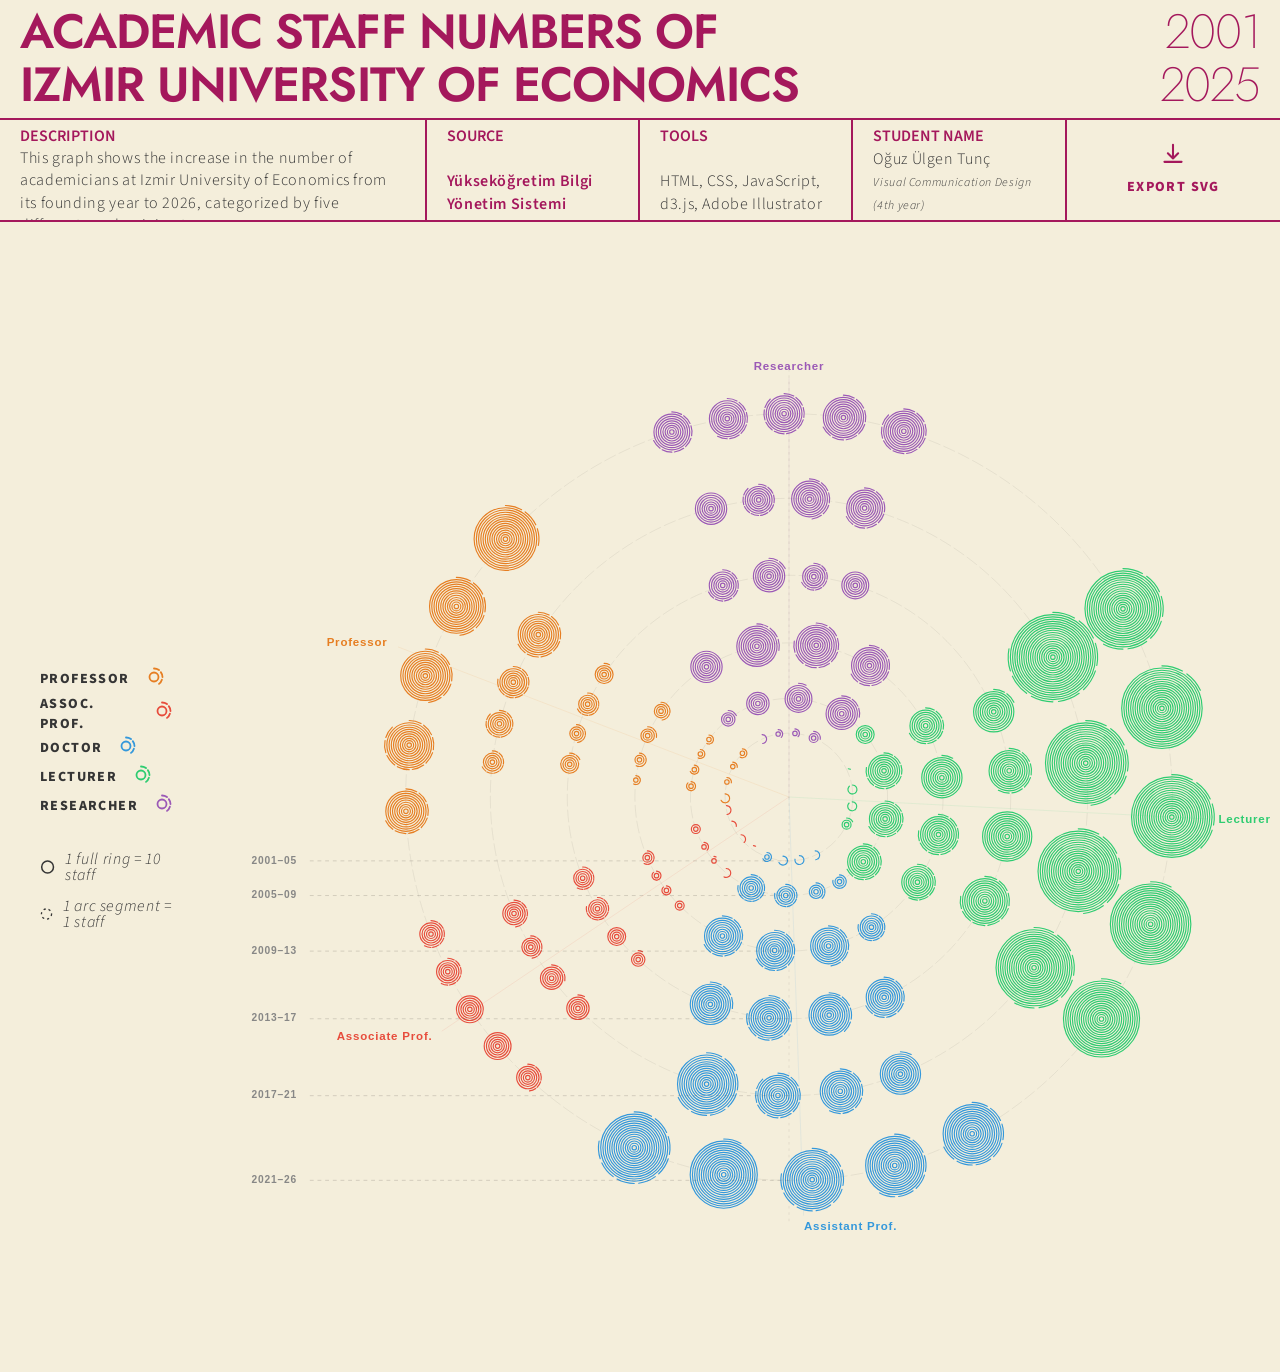
<file: ieuForever-main/index.html>
<!DOCTYPE html>
<html lang="en">

<head>
  <meta charset="UTF-8" />
  <meta name="viewport" content="width=device-width, initial-scale=1.0" />
  <link rel="preconnect" href="https://fonts.googleapis.com">
  <link rel="preconnect" href="https://fonts.gstatic.com" crossorigin>
  <link
    href="https://fonts.googleapis.com/css2?family=Jost:ital,wght@0,100..900;1,100..900&family=Source+Sans+3:ital,wght@0,200..900;1,200..900&display=swap"
    rel="stylesheet">
  <title>IEU Academic Staff — Flower Spiral</title>
  <link rel="stylesheet" href="style.css" />
</head>

<body>

  <header class="main-header">
    <h1>ACADEMIC STAFF NUMBERS OF <br>IZMIR UNIVERSITY OF ECONOMICS</h1>
    <h2>2001<br>2025</h2>
  </header>

  <div class="panel-container">
    <div class="panel panel-wide">
      <span class="panel-label">DESCRIPTION</span>
      <p>
        This graph shows the increase in the number of academicians at Izmir University of Economics
        from its founding year to 2026, categorized by five different academician types.
      </p>
    </div>

    <div class="panel panel-source">
      <span class="panel-label">SOURCE</span>
      <a href="https://istatistik.yok.gov.tr/" target="_blank">Yükseköğretim Bilgi Yönetim Sistemi</a>
    </div>

    <div class="panel panel-tools">
      <span class="panel-label">TOOLS</span>
      <p>HTML, CSS, JavaScript, d3.js, Adobe Illustrator</p>
    </div>

    <div class="panel panel-student">
      <span class="panel-label">STUDENT NAME</span>
      <p>
        Oğuz Ülgen Tunç<br>
        <i>Visual Communication Design (4th year)</i>
      </p>
    </div>

    <button class="panel" id="export-btn" title="Save as SVG">
      <svg width="24" height="24" viewBox="0 0 14 14" fill="none" xmlns="http://www.w3.org/2000/svg">
        <path d="M7 1v8M4 6l3 3 3-3M2 11h10" stroke="currentColor" stroke-width="1.2" stroke-linecap="round"
          stroke-linejoin="round" />
      </svg>
      <span>EXPORT SVG</span>
    </button>
  </div>

  <div class="viz-container">

    <div id="legend"></div>

    <div id="canvas-wrap">
      <svg id="main-svg" xmlns="http://www.w3.org/2000/svg"
        aria-label="Spiral flower chart of IEU total academic staff by rank from 2001 to 2025."
        style="width: 910px; height: 910px;">
        <title>IEU Academic Staff Flower Spiral 2001–2025</title>
      </svg>
    </div>

  </div>

  <div id="tooltip"></div>

  <script src="script.js"></script>
</body>

</html>
</file>
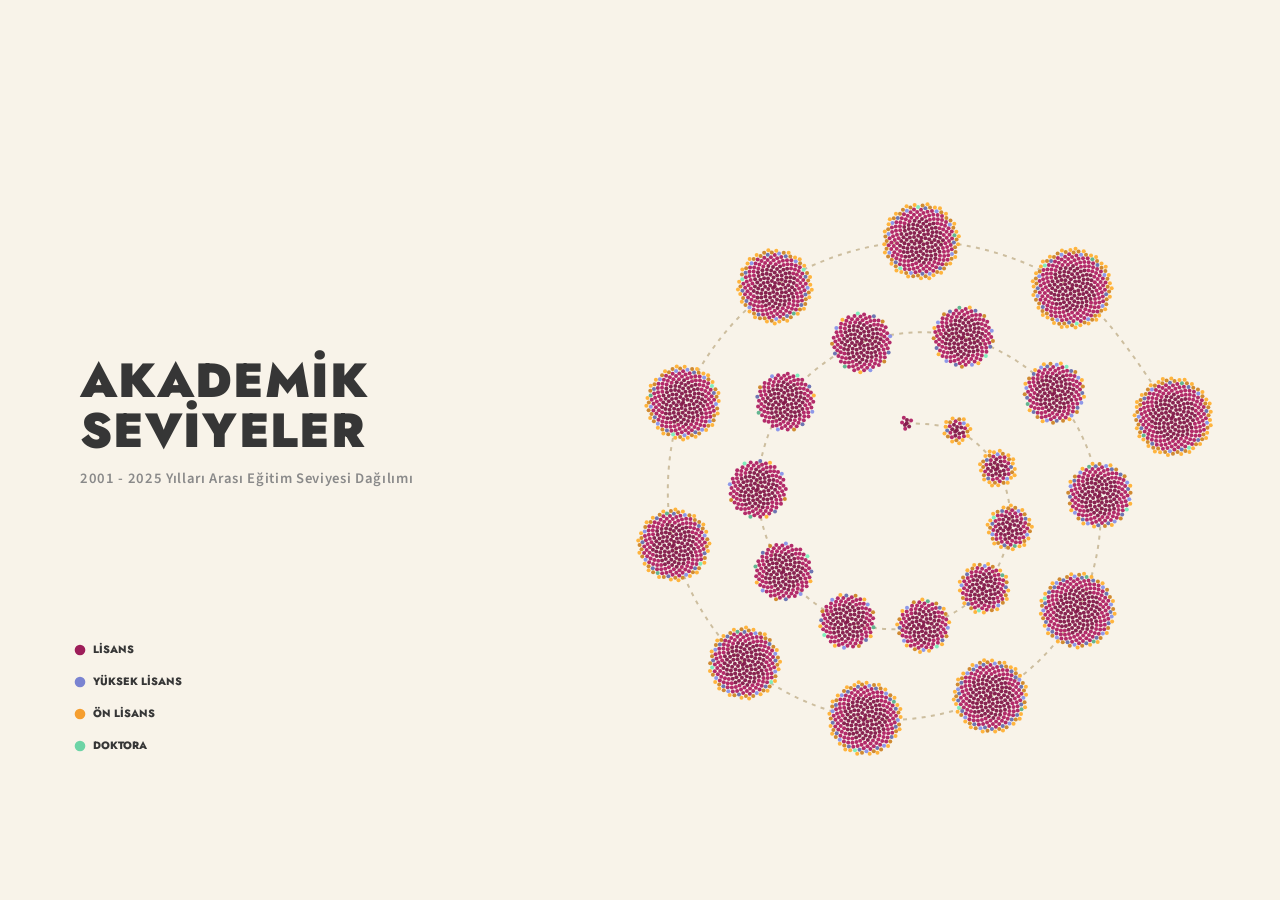
<file: infografik site/index.html>
<!DOCTYPE html>
<html lang="tr">
<head>
    <meta charset="UTF-8">
    <meta name="viewport" content="width=device-width, initial-scale=1.0">
    <title>Akademik Seviyeler İnfografik</title>
    
    <!-- Yerel D3.js (İnternetsiz de çalışır) -->
    <script src="d3.v7.min.js"></script>
    
    <!-- Google Fonts (İnternet varken bu fontları çeker, yoksa sistem fontlarına geçer) -->
    <link rel="preconnect" href="https://fonts.googleapis.com">
    <link rel="preconnect" href="https://fonts.gstatic.com" crossorigin>
    <link href="https://fonts.googleapis.com/css2?family=Jost:wght@400;600;700;800;900&family=Source+Sans+3:wght@400;600;700&display=swap" rel="stylesheet">
    
    <!-- CSS Dosyamız -->
    <link rel="stylesheet" href="style.css">
</head>
<body>
    <!-- D3 grafiğinin yerleştirileceği alan -->
    <div id="chart-container"></div>
    
    <!-- Grafiği çizen JavaScript dosyamız -->
    <script src="script.js"></script>
</body>
</html>
</file>
<file: ieuForever-main/style.css>
/* ── RESET & BASE ── */
*,
*::before,
*::after {
  box-sizing: border-box;
  margin: 0;
  padding: 0;
}

:root {
  --bg: #F4EEDB;
  --ink: #353535;
  --ink-light: #878786;
  --rule: #F4EEDB;
  --header-color: #A4185C;
  --header-color-two: #68D0B0;

  --col-prof-m: #1a1714;
  --col-prof-f: #e6b84a;
  --col-assoc-m: #1e3d2a;
  --col-assoc-f: #72c28a;
  --col-doc-m: #6e1818;
  --col-doc-f: #e07878;
  --col-lec-m: #112644;
  --col-lec-f: #6aafd4;
  --col-res-m: #35104e;
  --col-res-f: #b882e0;

  --ff: 'Source Sans 3', sans-serif;
  --ff-headers: 'Jost', sans-serif;
}

html,
body {
  width: 100%;
  min-height: 100vh;
  background: var(--bg);
  font-family: var(--ff);
  color: var(--ink);
  overflow-x: hidden;
}

/* ── 1. ANA BAŞLIK DİKDÖRTGENİ ── */
.main-header {
  background-color: transparent;
  border: none;
  /* Önceki tüm kenarlıkları siliyoruz */
  border-bottom: 2px solid var(--header-color);
  /* Başlığın altındaki yatay çizgi */
  margin: 0;
  /* Sayfa kenarındaki boşluklar kalktı */
  width: 100%;
  /* Sayfanın tamamını kaplasın */
  padding: 15px 20px;
  /* Yazıların kenara yapışmaması için iç boşluk */
  display: flex;
  align-items: center;
  justify-content: space-between;
  height: 120px;
}

.main-header h1 {
  font-family: var(--ff-headers);
  font-weight: 600;
  font-size: 48px;
  letter-spacing: -0.02em;
  line-height: 1.1;
  text-transform: uppercase;
  text-align: left;
  color: var(--header-color);
  /* Açık renk arka planda okunması için yazıyı bordo yaptık */
  margin: 0;
}

.main-header h2 {
  font-family: var(--ff-headers);
  font-weight: 200;
  font-size: 48px;
  letter-spacing: -0.02em;
  line-height: 1.1;
  text-transform: uppercase;
  text-align: right;
  color: var(--header-color);
  /* Yazıyı bordo yaptık */
  margin: 0;
}

/* ── 2. 6'LI BİLGİ PANELLERİ (GRID) ── */
.panel-container {
  display: grid;
  grid-template-columns: repeat(6, 1fr);
  gap: 0;
  /* KUTULAR ARASI BOŞLUK SIFIRLANDI */
  margin: 0;
  /* Sayfa kenarı boşlukları sıfırlandı */
  width: 100%;
  border-bottom: 2px solid var(--header-color);
  /* Grafikle panelleri ayıran yatay çizgi */
}

.panel {
  background-color: transparent;
  border: none;
  /* Dört tarafı saran çerçeveyi kaldırdık */
  border-right: 2px solid var(--header-color);
  /* Panelleri ayıran dikey çizgiler */
  height: 100px;
  padding: 5px 20px;
  /* Yazıların çizgilere değmemesi için iç boşluk (padding) */
  display: flex;
  flex-direction: column;
  justify-content: center;
  align-items: flex-start;
  overflow: hidden;
}

.panel p {
  font-family: var(--ff);
  font-size: 16px;
  font-weight: 300;
  color: var(--ink);
  /* Okunabilirlik için açıklama metinlerini koyu renk yaptık */
  letter-spacing: 0.04em;
  line-height: 1.4;
  text-align: left;
  margin: 0;
}

.panel-wide {
  grid-column: span 2;
  justify-content: space-between;
  /* İçindeki elemanları üst ve alt köşelere iter */
}

.panel-wide p {
  max-width: 100%;
  /* Metnin kutunun tamamına yayılabilmesi için */
}

.panel-label {
  font-family: var(--ff);
  font-size: 16px;
  font-weight: 600;
  /* Çizgili tasarımda daha net durması için biraz kalınlaştırdık */
  color: var(--header-color);
  /* Etiketler (DESCRIPTION, SOURCE vs.) bordo oldu */
}

.panel-wide,
.panel-source,
.panel-tools,
.panel-student {
  justify-content: space-between;
}

.panel a {
  font-family: var(--ff);
  font-size: 16px;
  font-weight: 600;
  color: var(--header-color);
  /* Link rengi bordo oldu */
  letter-spacing: 0.04em;
  line-height: 1.4;
  text-decoration: none;
  transition: opacity 0.2s ease, border-color 0.2s ease;
}

.panel a:hover {
  opacity: 0.6;
  border-bottom-color: var(--bg);
  /* Üzerine gelince alt çizgi belirginleşir */
}

.panel-student p i {
  font-size: 12px;
  /* Bölüm ismini isimden biraz daha küçük yaparak hiyerarşi sağlıyoruz */
  font-style: italic;
}

.panel:last-child {
  border-right: none;
}

/* ── EXPORT PANEL BUTTON (TÜM PANEL BİR BUTON) ── */
button.panel#export-btn {
  cursor: pointer;
  align-items: center;
  /* İkon ve yazıyı yatayda ortalar */
  justify-content: center;
  /* Dikeyde tam merkeze alır */
  gap: 10px;
  /* İkon ve yazı arasındaki boşluk */
  color: var(--header-color);
  font-family: var(--ff);
  font-size: 14px;
  font-weight: 800;
  letter-spacing: 0.1em;
  outline: none;
  transition: background 0.2s ease, color 0.2s ease;
}

/* Üzerine gelindiğinde (Hover Efekti) */
button.panel#export-btn:hover {
  background-color: var(--header-color);
  /* İçi bordo dolar */
  color: var(--bg);
  /* İkon ve yazı krem rengine döner */
}

/* ── VIZ CONTAINER (YENİ MİZANPAJ) ── */
.viz-container {
  display: flex;
  width: 100%;
  align-items: center;
  /* İçerikleri dikeyde hizalar */
  justify-content: space-between;
  padding-right: 40px;
  /* Grafiğin sağ kenardan bırakacağı boşluk */
}

/* ── LEGEND BAR (SOLDA DİKEY) ── */
#legend {
  display: flex;
  flex-direction: column;
  align-items: flex-start;
  padding: 40px;
  border-bottom: none;
  border-right: none;
  font-size: 13px;
  /* 9px'ten 13px'e çıkarıldı */
  letter-spacing: 0.07em;
  font-weight: 400;
  color: var(--ink-light);
  min-height: 500px;
  justify-content: center;
}

.leg-group {
  display: flex;
  align-items: center;
  gap: 12px;
}

.leg-rank {
  font-weight: 800;
  font-size: 14px;
  /* 9px'ten 14px'e çıkarıldı */
  letter-spacing: 0.1em;
  color: var(--ink);
  text-transform: uppercase;
}

/* ── YENİ İKONLU LEJANT NOTLARI ── */
.leg-note-wrapper {
  margin-top: 30px;
  display: flex;
  flex-direction: column;
  gap: 15px;
  /* İki açıklama arasındaki boşluk */
  color: var(--ink);
  /* Açıklamaların rengi */
}

.leg-note-item {
  display: flex;
  align-items: center;
  gap: 10px;
  /* İkon ile yazı arasındaki boşluk */
  font-size: 16px;
  font-style: italic;
  font-weight: 300;
  letter-spacing: 0.04em;
  line-height: 1;
}

/* ── CANVAS (SAĞA YASLI GRAFİK) ── */
#canvas-wrap {
  display: flex;
  justify-content: flex-end;
  /* Grafiği sağa yaslar */
  align-items: center;
  padding: 0;
  flex-grow: 1;
  overflow: visible;
  /* Büyüdüğünde kesilmesini önler */
}

#main-svg {
  display: block;
  /* JavaScript'teki ve HTML'deki değerleri ezip geçmek için !important kullanıyoruz */
  /* Orijinal boyut 910px'di. %35 büyütülmüş hali için 1250px yapıyoruz. */
  width: 1150px !important;
  height: 1150px !important;
  max-width: none !important;
  /* Ekran sınırlarına takılmasını engeller */
  overflow: visible !important;
}

/* ── TOOLTIP ── */
#tooltip {
  position: fixed;
  pointer-events: none;
  background: var(--ink);
  color: var(--bg);
  font-family: var(--ff);
  font-size: 10px;
  font-weight: 400;
  letter-spacing: 0.05em;
  padding: 10px 14px;
  line-height: 1.7;
  opacity: 0;
  transition: opacity 0.15s ease;
  z-index: 999;
  max-width: 200px;
}

#tooltip.visible {
  opacity: 1;
}

#tooltip strong {
  font-weight: 800;
  font-size: 11px;
  display: block;
  margin-bottom: 4px;
  letter-spacing: 0.08em;
}

#tooltip .tt-row {
  display: flex;
  justify-content: space-between;
  gap: 16px;
}

#tooltip .tt-swatch {
  display: inline-block;
  width: 8px;
  height: 8px;
  border-radius: 50%;
  margin-right: 4px;
  vertical-align: middle;
}

/* ── FOOTER ── */
footer {
  border-top: 0.5px solid var(--rule);
  padding: 16px 52px;
  font-size: 9px;
  font-weight: 300;
  color: var(--ink-light);
  letter-spacing: 0.06em;
  display: flex;
  justify-content: space-between;
}
</file>
<file: infografik site/style.css>
body, html {
    margin: 0;
    padding: 0;
    width: 100%;
    height: 100%;
    overflow: hidden; /* Dışarı taşan kısmı engeller */
    background-color: #F8F3E9; /* Grafiğin arka planıyla aynı renk */
    font-family: 'Source Sans 3', sans-serif; /* Yedek fontlar */
}

#chart-container {
    width: 100vw;
    height: 100vh;
    display: flex;
    justify-content: center;
    align-items: center;
}

svg {
    max-width: 100%;
    max-height: 100%;
}
</file>
